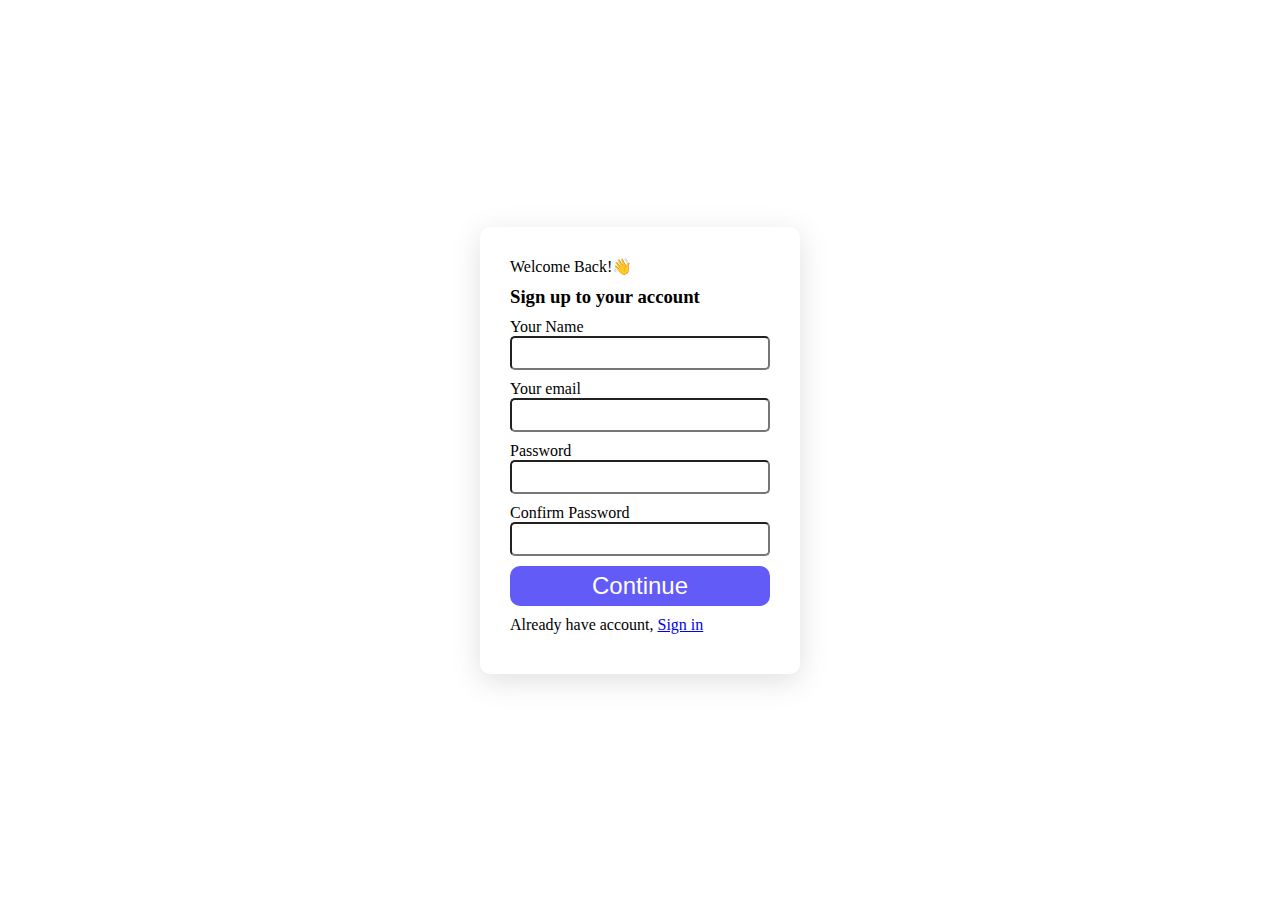
<file: index.html>
<!DOCTYPE html>
<html lang="en">
<head>
    <meta charset="UTF-8">
    <meta name="viewport" content="width=device-width, initial-scale=1.0">
    <title>Sign Up</title>
    <link rel="stylesheet" href="./style/style.css">
</head>
<body>
    <div class="sign-up-container">
        <p>Welcome Back!👋</p>
        <h3>Sign up to your account
        </h3>
        <form id="formInput">
            <div>
                <label for="userName">Your Name</label><br>
                <input type="text" name="userName" id="userName">
            </div>
            <div>
                <label for="userEmail">Your email</label><br>
                <input type="email" name="userEmail" id="userEmail">
            </div>
            <div>
                <label for="userPassword">Password</label><br>
                <input type="password" name="userPassword" id="userPassword">
            </div>
            <div>
                <label for="userCnfPassword">Confirm Password</label><br>
                <input type="password" name="userCnfPassword" id="userCnfPassword">
            </div>
        </form>
        <button type="submit" id="signUpBtn">Continue</button>

        <p>Already have account, <a href="#">Sign in</a></p>

        <div id="error-container">

        </div>
    </div>
    
    <script src="./script/script.js"></script>
</body>
</html>
</file>
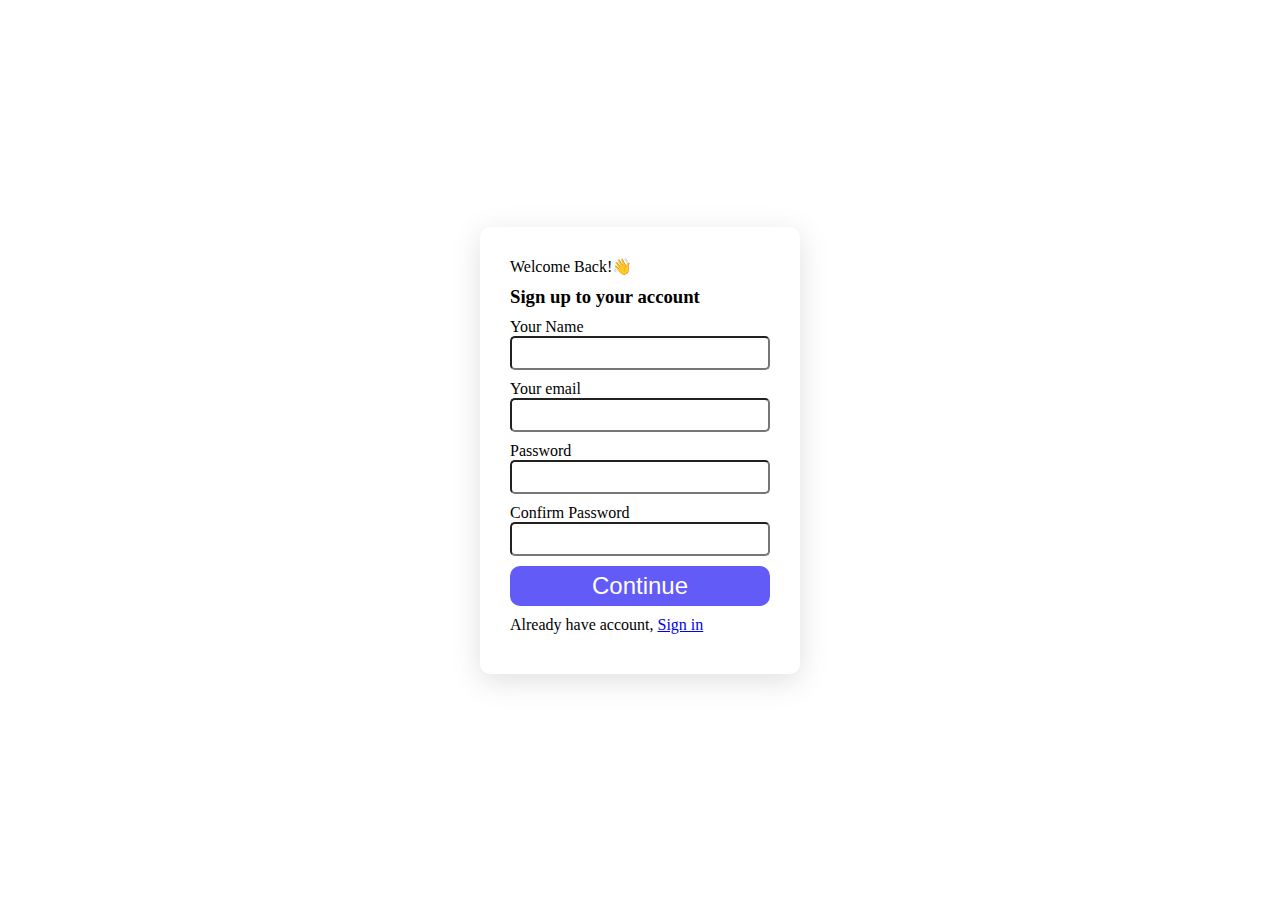
<file: profile/index.html>
<!DOCTYPE html>
<html lang="en">
<head>
    <meta charset="UTF-8">
    <meta name="viewport" content="width=device-width, initial-scale=1.0">
    <title>Profile</title>
    <link rel="stylesheet" href="./style.css">
</head>
<body>
    <h1>Sign up Successful!</h1>
    <div class="profile-container">
        <div class="profile-heading">
            Profile
        </div>
        <div class="profile-image">
            <div class="profile-image-1"></div>
            <div class="profile-image-2"></div>
        </div>
        <div class="profile-details">
            <!-- <p><span>Full Name</span>:<p id="userNameId"></p></p>
            <p><span>Email</span>:<p id="emailId"></p></p>
            <p><span>Token</span>:Your Token</p>
            <p><span>Password</span>:<p id="passwordId"></p></p> -->
        </div>
        <div class="logout-section">
            <button type="button" id="logoutBtn">Lougout</button>
        </div>
    </div>
    <script src="./script.js"></script>
</body>
</html>
</file>
<file: style/style.css>
*{
        margin: 0;
        padding: 0;
        box-sizing: border-box;
    }
    body{
        width: 100vw;
        height: 100vh;
        display: flex;
        justify-content: center;
        align-items: center;
    }

    .sign-up-container{
        width: 25vw;
        display: flex;
        flex-direction: column;
        justify-content: center;
        padding: 30px;
        gap: 10px;
        border-radius: 10px;
        box-shadow: rgba(100, 100, 111, 0.2) 0px 7px 29px 0px;
    }
    .sign-up-container form{
        width: 100%;
        display: flex;
        flex-direction: column;
        gap: 10px;
        align-items: center;
    }
    .sign-up-container form div{
        width: 100%;
    }
    input{
        width: 100%;
        line-height: 30px;
        border-radius: 5px;
        font-size: 16px;
        padding-left: 5px;
    }

    button{
        line-height: 40px;
        background-color: #625BF7;
        color: #ffffff;
        border-radius: 10px;
        border: none;
        cursor: pointer;
        font-size: 24px;
    }

    @media screen and (max-width: 1024px){
        .sign-up-container{
            width: 50vw;
        }
    }
    @media screen and (max-width: 600px){
        .sign-up-container{
            width: 70vw;
        }
    }
</file>
<file: profile/style.css>
*{
    margin: 0;
    padding: 0;
    box-sizing: border-box;
}
body{
    width: 100vw;
    height: 100vh;
    display: flex;
    flex-direction: column;
    align-items: center;
}
.profile-container{
    /* border:1px solid black; */
    width: 25vw;
    display: flex;
    flex-direction: column;
    align-items: center;
    flex-wrap: wrap;
    gap: 40px;
    padding: 30px;
    box-shadow: rgba(100, 100, 111, 0.2) 0px 7px 29px 0px;
}
h1{
    margin: 40px;
    color:#625BF7;
}
.profile-heading{
    font-size: 30px;
}
.profile-image{
    display: flex;
    flex-direction: column;
    align-items: center;
    gap:10px;
}
.profile-image-1{
    width: 40px;
    height: 40px;
    border: 5px solid #625BF7;
    border-radius: 50%;
}
.profile-image-2{
    width: 70px;
    height: 26px;
    border: 5px solid #625BF7;
    border-radius: 50% 50% 0% 0%;
}
.profile-details{
    display: flex;
    flex-direction: column;
    align-items: start;
    flex-wrap: wrap ;
    gap: 15px;
    font-size: 20px;
}
span{
    font-weight: bold;
}
.logout-section{
    width: 100%;
}
.logout-section button{
    width: 100%;
    font-size: 24px;
    padding: 10px 0;
    background-color: #625BF7;
    color: white;
    cursor: pointer;
    border: none;
    border-radius: 10px;
}
@media screen and (max-width: 1024px){
    .profile-container{
        width: 50vw;
    }
}
@media screen and (max-width: 600px){
    .profile-container{
        width: 80vw;
        font-size: 16px;
    }
}
@media screen and (max-width: 425px){
    .profile-details{
        
        font-size: 14px;
    }
    .logout-section button{
        font-size: 18px;
    }
}
</file>
